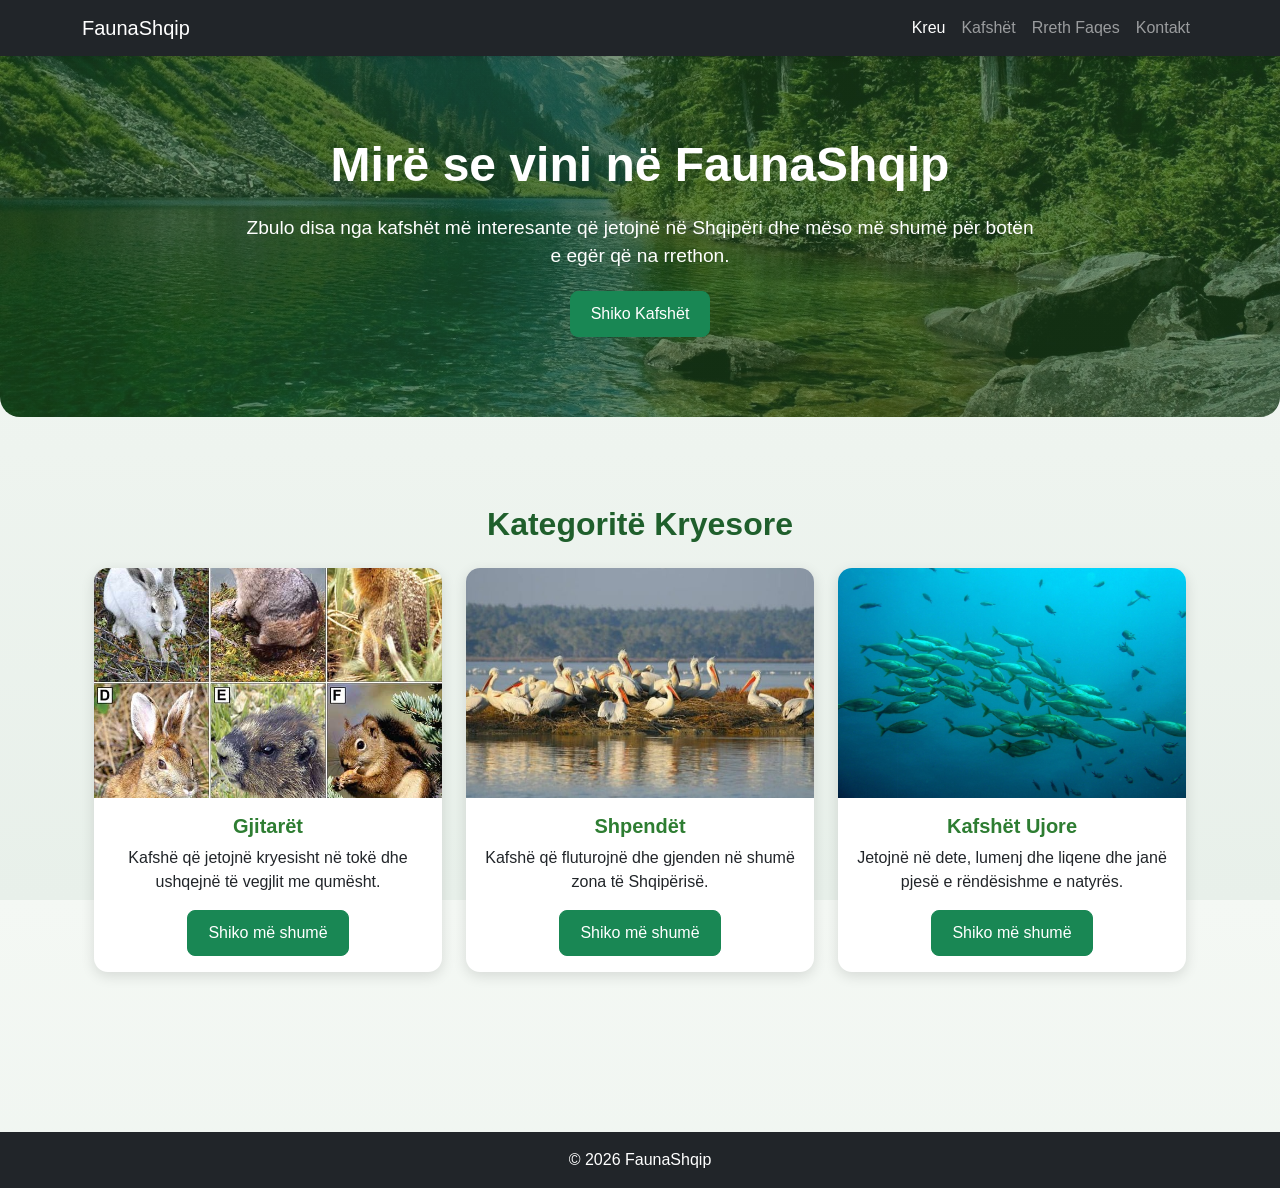
<file: index.html>
<!DOCTYPE html>
<html lang="sq">
<head>
    <meta charset="UTF-8">
    <meta name="viewport" content="width=device-width, initial-scale=1.0">
    <title>FaunaShqip - Kreu</title>

    <link href="https://cdn.jsdelivr.net/npm/bootstrap@5.3.0/dist/css/bootstrap.min.css" rel="stylesheet">
    <link rel="stylesheet" href="styles/style.css">
</head>
<body>

    <nav class="navbar navbar-expand-lg navbar-dark bg-dark">
        <div class="container">
            <a class="navbar-brand" href="index.html">FaunaShqip</a>

            <button class="navbar-toggler" type="button" data-bs-toggle="collapse" data-bs-target="#menu">
                <span class="navbar-toggler-icon"></span>
            </button>

            <div class="collapse navbar-collapse" id="menu">
                <ul class="navbar-nav ms-auto">
                    <li class="nav-item">
                        <a class="nav-link active" href="index.html">Kreu</a>
                    </li>
                    <li class="nav-item">
                        <a class="nav-link" href="animals.html">Kafshët</a>
                    </li>
                    <li class="nav-item">
                        <a class="nav-link" href="about.html">Rreth Faqes</a>
                    </li>
                    <li class="nav-item">
                        <a class="nav-link" href="contact.html">Kontakt</a>
                    </li>
                </ul>
            </div>
        </div>
    </nav>

    <header>
    <div class="container">
        <h1>Mirë se vini në FaunaShqip</h1>
        <p>
            Zbulo disa nga kafshët më interesante që jetojnë në Shqipëri dhe mëso
            më shumë për botën e egër që na rrethon.
        </p>
        <a href="animals.html" class="btn btn-success">Shiko Kafshët</a>
    </div>
</header>

    <main class="container mb-5">
<section class="container my-5">
    <h2 class="text-center mb-4">Kategoritë Kryesore</h2>

    <div class="row">

        <div class="col-md-4 mb-4">
            <div class="card h-100">
                <img src="images/gjitaret.jpg" class="card-img-top" alt="Gjitarët">
                <div class="card-body text-center">
                    <h5 class="card-title">Gjitarët</h5>
                    <p class="card-text">
                        Kafshë që jetojnë kryesisht në tokë dhe ushqejnë të vegjlit me qumësht.
                    </p>
                    <a href="gjitaret.html" class="btn btn-success">Shiko më shumë</a>
                </div>
            </div>
        </div>

        <div class="col-md-4 mb-4">
            <div class="card h-100">
                <img src="images/shpendet.jpg" class="card-img-top" alt="Shpendët">
                <div class="card-body text-center">
                    <h5 class="card-title">Shpendët</h5>
                    <p class="card-text">
                        Kafshë që fluturojnë dhe gjenden në shumë zona të Shqipërisë.
                    </p>
                    <a href="shpendet.html" class="btn btn-success">Shiko më shumë</a>
                </div>
            </div>
        </div>

        <div class="col-md-4 mb-4">
            <div class="card h-100">
                <img src="images/ujore.jpg" class="card-img-top" alt="Kafshët ujore">
                <div class="card-body text-center">
                    <h5 class="card-title">Kafshët Ujore</h5>
                    <p class="card-text">
                        Jetojnë në dete, lumenj dhe liqene dhe janë pjesë e rëndësishme e natyrës.
                    </p>
                    <a href="ujore.html" class="btn btn-success">Shiko më shumë</a>
                </div>
            </div>
        </div>

    </div>
    </main>

    <footer class="bg-dark text-white text-center p-3">
        <p class="mb-0">© 2026 FaunaShqip </p>
    </footer>

    <script src="https://cdn.jsdelivr.net/npm/bootstrap@5.3.0/dist/js/bootstrap.bundle.min.js"></script>
</body>
</html>
</file>
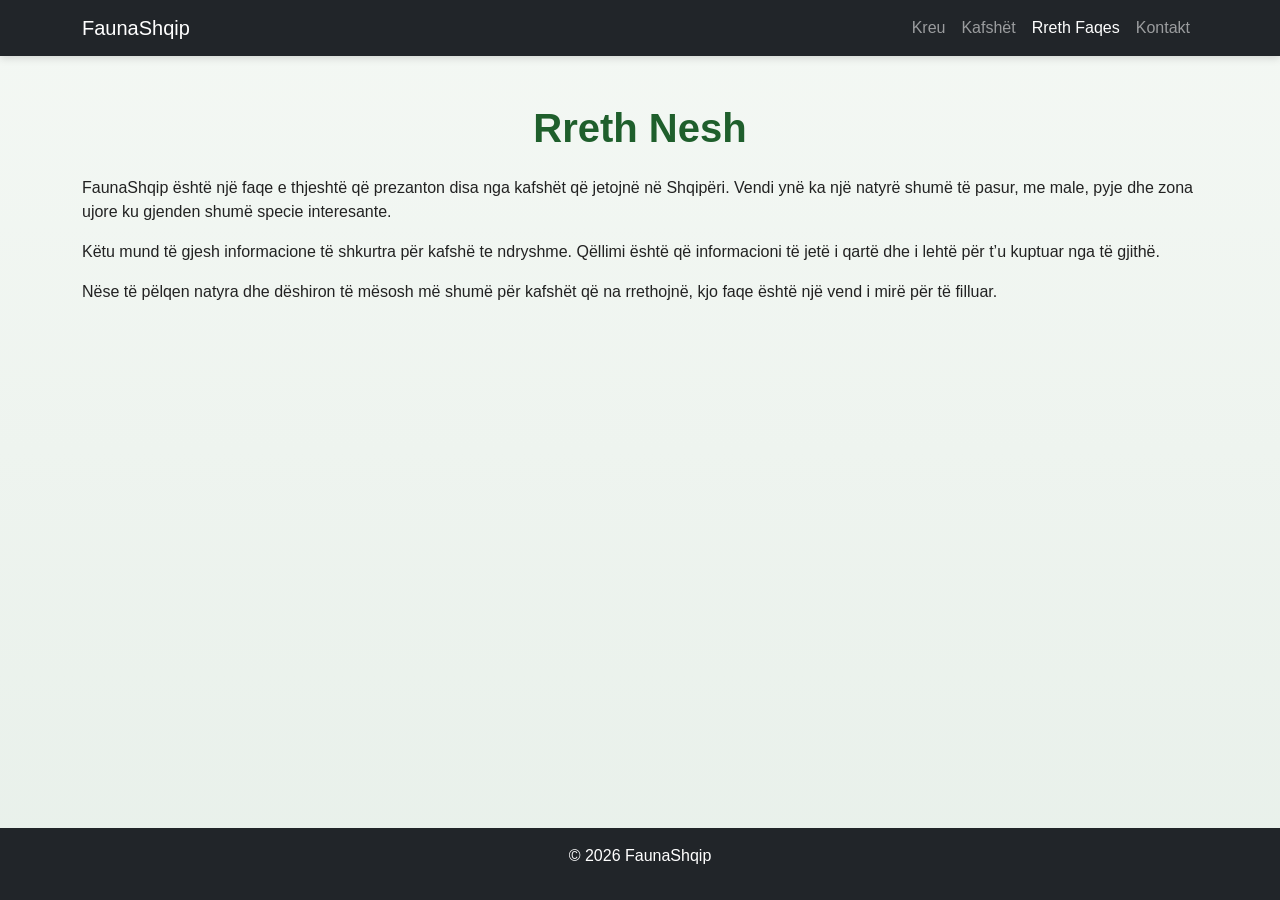
<file: about.html>
<!DOCTYPE html>
<html lang="sq">
<head>
    <meta charset="UTF-8">
    <meta name="viewport" content="width=device-width, initial-scale=1.0">
    <title>Rreth Nesh - FaunaShqip</title>

    <link href="https://cdn.jsdelivr.net/npm/bootstrap@5.3.0/dist/css/bootstrap.min.css" rel="stylesheet">
    <link rel="stylesheet" href="styles/style.css">
</head>
<body>

<nav class="navbar navbar-expand-lg navbar-dark bg-dark">
    <div class="container">
        <a class="navbar-brand" href="index.html">FaunaShqip</a>

        <button class="navbar-toggler" type="button" data-bs-toggle="collapse" data-bs-target="#menu">
            <span class="navbar-toggler-icon"></span>
        </button>

        <div class="collapse navbar-collapse" id="menu">
            <ul class="navbar-nav ms-auto">
                <li class="nav-item"><a class="nav-link" href="index.html">Kreu</a></li>
                <li class="nav-item"><a class="nav-link" href="animals.html">Kafshët</a></li>
                <li class="nav-item"><a class="nav-link active" href="about.html">Rreth Faqes</a></li>
                <li class="nav-item"><a class="nav-link" href="contact.html">Kontakt</a></li>
            </ul>
        </div>
    </div>
</nav>

<main class="container my-5">
    <h1 class="text-center mb-4">Rreth Nesh</h1>

    <p>
        FaunaShqip është një faqe e thjeshtë që prezanton disa nga kafshët që jetojnë
        në Shqipëri. Vendi ynë ka një natyrë shumë të pasur, me male, pyje dhe zona
        ujore ku gjenden shumë specie interesante.
    </p>

    <p>
        Këtu mund të gjesh informacione të shkurtra për kafshë te ndryshme. Qëllimi është që informacioni të jetë i
        qartë dhe i lehtë për t’u kuptuar nga të gjithë.
    </p>

    <p>
        Nëse të pëlqen natyra dhe dëshiron të mësosh më shumë për kafshët që na
        rrethojnë, kjo faqe është një vend i mirë për të filluar.
    </p>
</main>

<footer class="bg-dark text-white text-center p-3">
    <p>© 2026 FaunaShqip</p>
</footer>

<script src="https://cdn.jsdelivr.net/npm/bootstrap@5.3.0/dist/js/bootstrap.bundle.min.js"></script>

</body>
</html>
</file>
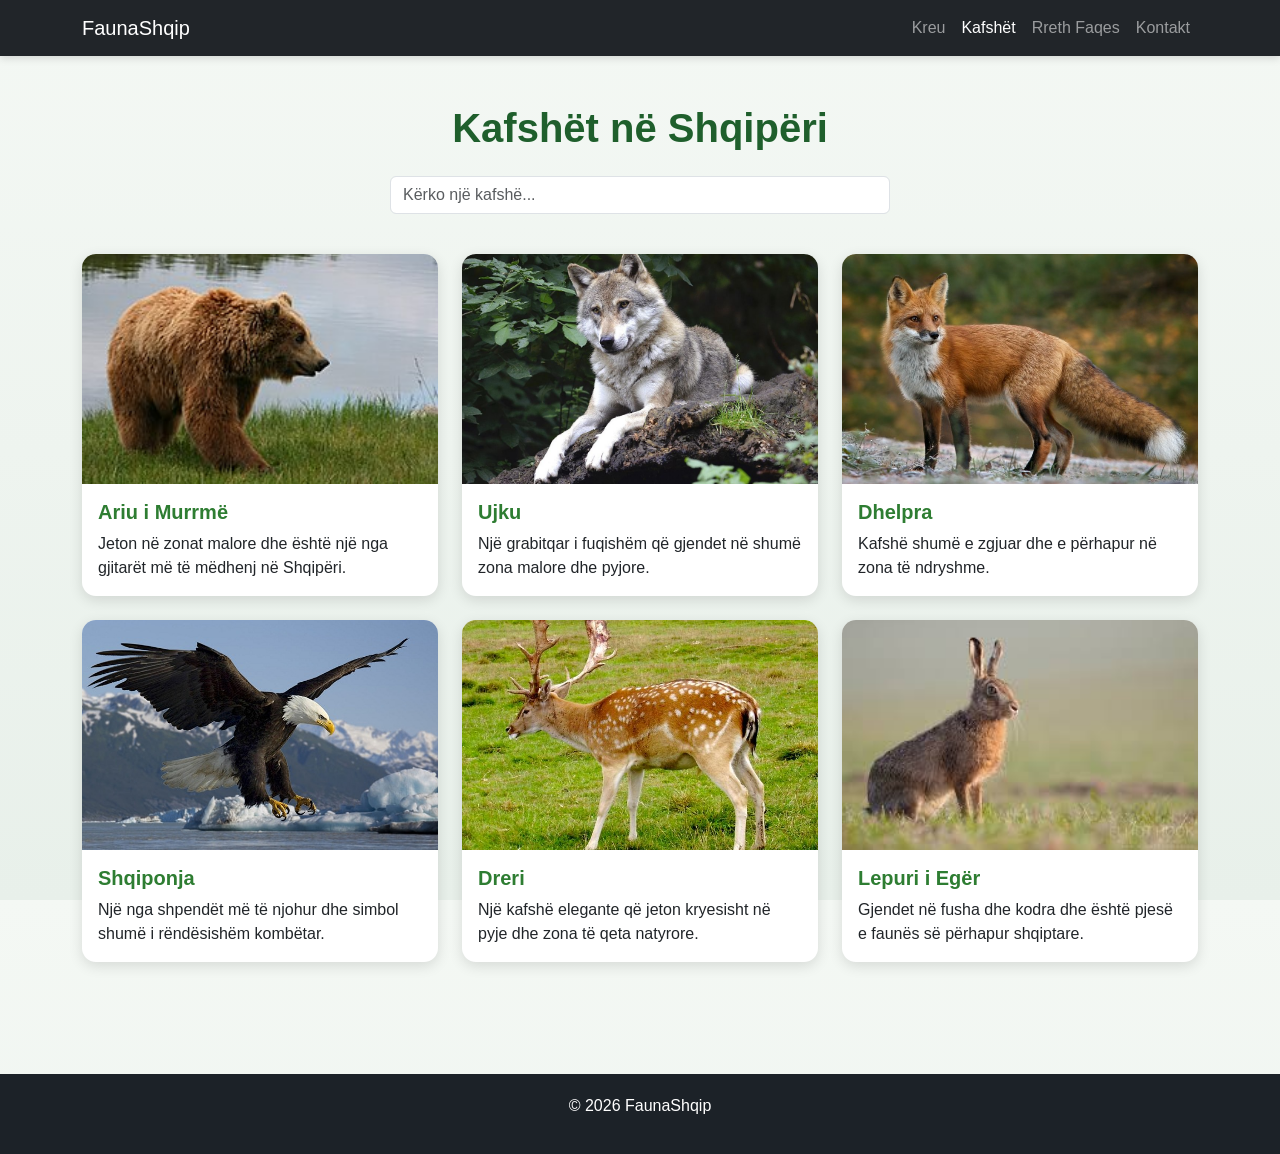
<file: animals.html>
<!DOCTYPE html>
<html lang="sq">
<head>
    <meta charset="UTF-8">
    <meta name="viewport" content="width=device-width, initial-scale=1.0">
    <title>Kafshët - FaunaShqip</title>

    <link href="https://cdn.jsdelivr.net/npm/bootstrap@5.3.0/dist/css/bootstrap.min.css" rel="stylesheet">
    <link rel="stylesheet" href="styles/style.css">
</head>
<body>

<nav class="navbar navbar-expand-lg navbar-dark bg-dark">
    <div class="container">
        <a class="navbar-brand" href="index.html">FaunaShqip</a>

        <button class="navbar-toggler" type="button" data-bs-toggle="collapse" data-bs-target="#menu">
            <span class="navbar-toggler-icon"></span>
        </button>

        <div class="collapse navbar-collapse" id="menu">
            <ul class="navbar-nav ms-auto">
                <li class="nav-item"><a class="nav-link" href="index.html">Kreu</a></li>
                <li class="nav-item"><a class="nav-link active" href="animals.html">Kafshët</a></li>
                <li class="nav-item"><a class="nav-link" href="about.html">Rreth Faqes</a></li>
                <li class="nav-item"><a class="nav-link" href="contact.html">Kontakt</a></li>
            </ul>
        </div>
    </div>
</nav>

<main class="container my-5">
    <h1 class="text-center mb-4">Kafshët në Shqipëri</h1>

    <div class="search-box">
        <input type="text" id="searchInput" class="form-control" placeholder="Kërko një kafshë...">
    </div>

    <div class="row" id="animalList">

        <div class="col-md-4 mb-4 animal-card">
            <div class="card h-100">
                <img src="images/ariu.jpg" class="card-img-top" alt="Ariu i Murrmë">
                <div class="card-body">
                    <h5 class="card-title">Ariu i Murrmë</h5>
                    <p class="card-text">
                        Jeton në zonat malore dhe është një nga gjitarët më të mëdhenj në Shqipëri.
                    </p>
                </div>
            </div>
        </div>

        <div class="col-md-4 mb-4 animal-card">
            <div class="card h-100">
                <img src="images/ujku.jpg" class="card-img-top" alt="Ujku">
                <div class="card-body">
                    <h5 class="card-title">Ujku</h5>
                    <p class="card-text">
                        Një grabitqar i fuqishëm që gjendet në shumë zona malore dhe pyjore.
                    </p>
                </div>
            </div>
        </div>

        <div class="col-md-4 mb-4 animal-card">
            <div class="card h-100">
                <img src="images/dhelpra.jpg" class="card-img-top" alt="Dhelpra">
                <div class="card-body">
                    <h5 class="card-title">Dhelpra</h5>
                    <p class="card-text">
                        Kafshë shumë e zgjuar dhe e përhapur në zona të ndryshme.
                    </p>
                </div>
            </div>
        </div>

        <div class="col-md-4 mb-4 animal-card">
            <div class="card h-100">
                <img src="images/shqiponja.jpg" class="card-img-top" alt="Shqiponja">
                <div class="card-body">
                    <h5 class="card-title">Shqiponja</h5>
                    <p class="card-text">
                        Një nga shpendët më të njohur dhe simbol shumë i rëndësishëm kombëtar.
                    </p>
                </div>
            </div>
        </div>

        <div class="col-md-4 mb-4 animal-card">
            <div class="card h-100">
                <img src="images/dreri.jpg" class="card-img-top" alt="Dreri">
                <div class="card-body">
                    <h5 class="card-title">Dreri</h5>
                    <p class="card-text">
                        Një kafshë elegante që jeton kryesisht në pyje dhe zona të qeta natyrore.
                    </p>
                </div>
            </div>
        </div>

        <div class="col-md-4 mb-4 animal-card">
            <div class="card h-100">
                <img src="images/lepur.jpg" class="card-img-top" alt="Lepuri i egër">
                <div class="card-body">
                    <h5 class="card-title">Lepuri i Egër</h5>
                    <p class="card-text">
                        Gjendet në fusha dhe kodra dhe është pjesë e faunës së përhapur shqiptare.
                    </p>
                </div>
            </div>
        </div>

    </div>
</main>

<footer>
    <p>© 2026 FaunaShqip</p>
</footer>

<script>
    const searchInput = document.getElementById("searchInput");
    const animalCards = document.querySelectorAll(".animal-card");

    searchInput.addEventListener("keyup", function () {
        const value = this.value.toLowerCase();

        animalCards.forEach(card => {
            const text = card.innerText.toLowerCase();
            if (text.includes(value)) {
                card.style.display = "block";
            } else {
                card.style.display = "none";
            }
        });
    });
</script>

<script src="https://cdn.jsdelivr.net/npm/bootstrap@5.3.0/dist/js/bootstrap.bundle.min.js"></script>

</body>
</html>
</file>
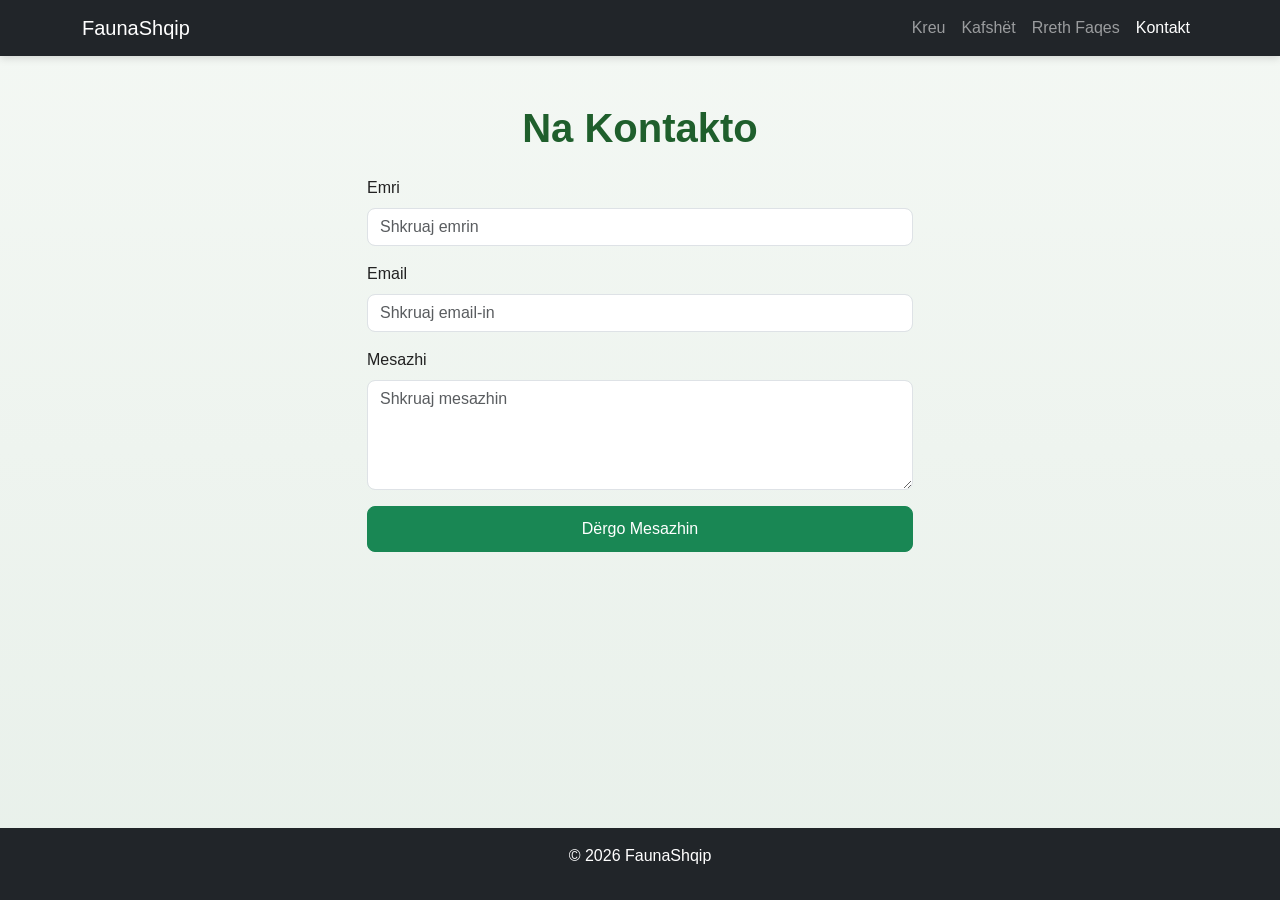
<file: contact.html>
<!DOCTYPE html>
<html lang="sq">
<head>
    <meta charset="UTF-8">
    <meta name="viewport" content="width=device-width, initial-scale=1.0">
    <title>Kontakt - FaunaShqip</title>

    <link href="https://cdn.jsdelivr.net/npm/bootstrap@5.3.0/dist/css/bootstrap.min.css" rel="stylesheet">
    <link rel="stylesheet" href="styles/style.css">
</head>
<body>

<nav class="navbar navbar-expand-lg navbar-dark bg-dark">
    <div class="container">
        <a class="navbar-brand" href="index.html">FaunaShqip</a>

        <button class="navbar-toggler" type="button" data-bs-toggle="collapse" data-bs-target="#menu">
            <span class="navbar-toggler-icon"></span>
        </button>

        <div class="collapse navbar-collapse" id="menu">
            <ul class="navbar-nav ms-auto">
                <li class="nav-item"><a class="nav-link" href="index.html">Kreu</a></li>
                <li class="nav-item"><a class="nav-link" href="animals.html">Kafshët</a></li>
                <li class="nav-item"><a class="nav-link" href="about.html">Rreth Faqes</a></li>
                <li class="nav-item"><a class="nav-link active" href="contact.html">Kontakt</a></li>
            </ul>
        </div>
    </div>
</nav>

<main class="container my-5">
    <h1 class="text-center mb-4">Na Kontakto</h1>

    <div class="row justify-content-center">
        <div class="col-md-6">

            <form>
                <div class="mb-3">
                    <label class="form-label">Emri</label>
                    <input type="text" class="form-control" placeholder="Shkruaj emrin">
                </div>

                <div class="mb-3">
                    <label class="form-label">Email</label>
                    <input type="email" class="form-control" placeholder="Shkruaj email-in">
                </div>

                <div class="mb-3">
                    <label class="form-label">Mesazhi</label>
                    <textarea class="form-control" rows="4" placeholder="Shkruaj mesazhin"></textarea>
                </div>

                <button type="submit" class="btn btn-success w-100">
                    Dërgo Mesazhin
                </button>
            </form>

        </div>
    </div>
</main>

<footer class="bg-dark text-white text-center p-3">
    <p>© 2026 FaunaShqip</p>
</footer>

<script src="https://cdn.jsdelivr.net/npm/bootstrap@5.3.0/dist/js/bootstrap.bundle.min.js"></script>

</body>
</html>
</file>
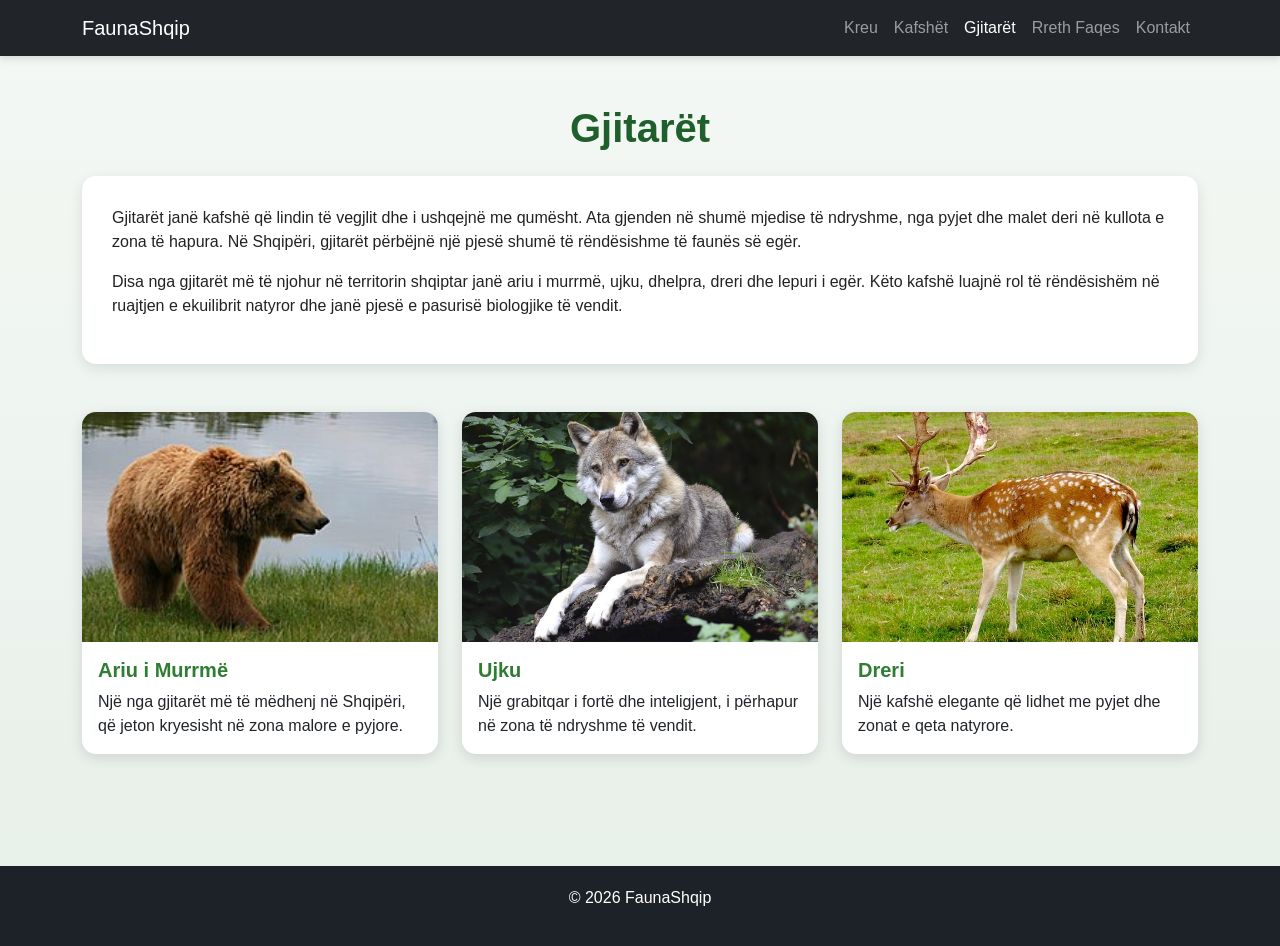
<file: gjitaret.html>
<!DOCTYPE html>
<html lang="sq">
<head>
    <meta charset="UTF-8">
    <meta name="viewport" content="width=device-width, initial-scale=1.0">
    <title>Gjitarët - FaunaShqip</title>
    <link href="https://cdn.jsdelivr.net/npm/bootstrap@5.3.0/dist/css/bootstrap.min.css" rel="stylesheet">
    <link rel="stylesheet" href="styles/style.css">
</head>
<body>

<nav class="navbar navbar-expand-lg navbar-dark bg-dark">
    <div class="container">
        <a class="navbar-brand" href="index.html">FaunaShqip</a>
        <button class="navbar-toggler" type="button" data-bs-toggle="collapse" data-bs-target="#menu">
            <span class="navbar-toggler-icon"></span>
        </button>

        <div class="collapse navbar-collapse" id="menu">
            <ul class="navbar-nav ms-auto">
                <li class="nav-item"><a class="nav-link" href="index.html">Kreu</a></li>
                <li class="nav-item"><a class="nav-link" href="animals.html">Kafshët</a></li>
                <li class="nav-item"><a class="nav-link active" href="gjitaret.html">Gjitarët</a></li>
                <li class="nav-item"><a class="nav-link" href="about.html">Rreth Faqes</a></li>
                <li class="nav-item"><a class="nav-link" href="contact.html">Kontakt</a></li>
            </ul>
        </div>
    </div>
</nav>

<main class="container my-5">
    <h1 class="text-center mb-4">Gjitarët</h1>

    <div class="about-box mb-5">
        <p>
            Gjitarët janë kafshë që lindin të vegjlit dhe i ushqejnë me qumësht.
            Ata gjenden në shumë mjedise të ndryshme, nga pyjet dhe malet deri në
            kullota e zona të hapura. Në Shqipëri, gjitarët përbëjnë një pjesë shumë
            të rëndësishme të faunës së egër.
        </p>

        <p>
            Disa nga gjitarët më të njohur në territorin shqiptar janë ariu i murrmë,
            ujku, dhelpra, dreri dhe lepuri i egër. Këto kafshë luajnë rol të rëndësishëm
            në ruajtjen e ekuilibrit natyror dhe janë pjesë e pasurisë biologjike të vendit.
        </p>
    </div>

    <div class="row">
        <div class="col-md-4 mb-4">
            <div class="card h-100">
                <img src="images/ariu.jpg" class="card-img-top" alt="Ariu i Murrmë">
                <div class="card-body">
                    <h5 class="card-title">Ariu i Murrmë</h5>
                    <p class="card-text">
                        Një nga gjitarët më të mëdhenj në Shqipëri, që jeton kryesisht në zona malore e pyjore.
                    </p>
                </div>
            </div>
        </div>

        <div class="col-md-4 mb-4">
            <div class="card h-100">
                <img src="images/ujku.jpg" class="card-img-top" alt="Ujku">
                <div class="card-body">
                    <h5 class="card-title">Ujku</h5>
                    <p class="card-text">
                        Një grabitqar i fortë dhe inteligjent, i përhapur në zona të ndryshme të vendit.
                    </p>
                </div>
            </div>
        </div>

        <div class="col-md-4 mb-4">
            <div class="card h-100">
                <img src="images/dreri.jpg" class="card-img-top" alt="Dreri">
                <div class="card-body">
                    <h5 class="card-title">Dreri</h5>
                    <p class="card-text">
                        Një kafshë elegante që lidhet me pyjet dhe zonat e qeta natyrore.
                    </p>
                </div>
            </div>
        </div>
    </div>
</main>

<footer>
    <p>© 2026 FaunaShqip</p>
</footer>

<script src="https://cdn.jsdelivr.net/npm/bootstrap@5.3.0/dist/js/bootstrap.bundle.min.js"></script>
</body>
</html>
</file>
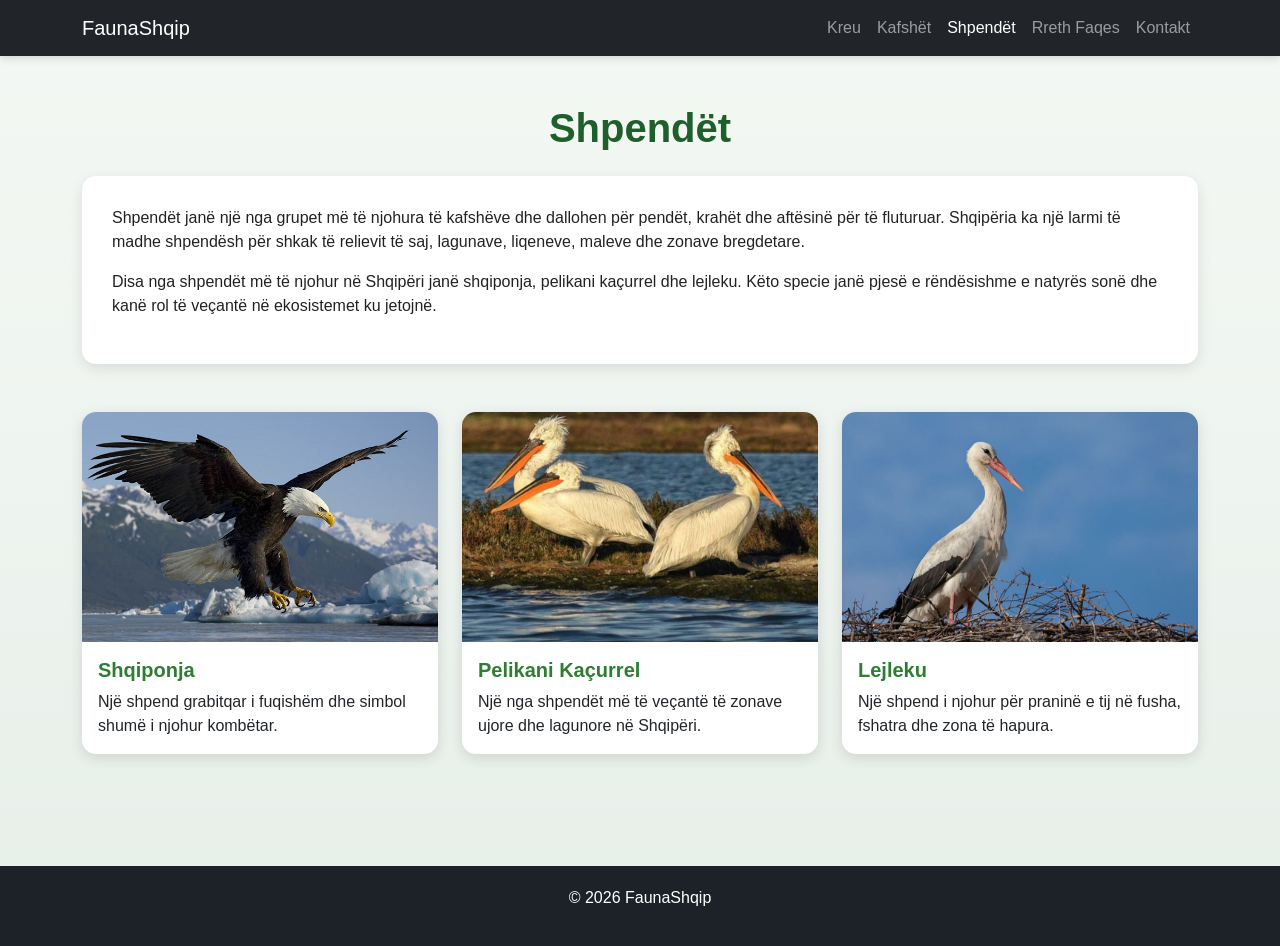
<file: shpendet.html>
<!DOCTYPE html>
<html lang="sq">
<head>
    <meta charset="UTF-8">
    <meta name="viewport" content="width=device-width, initial-scale=1.0">
    <title>Shpendët - FaunaShqip</title>
    <link href="https://cdn.jsdelivr.net/npm/bootstrap@5.3.0/dist/css/bootstrap.min.css" rel="stylesheet">
    <link rel="stylesheet" href="styles/style.css">
</head>
<body>

<nav class="navbar navbar-expand-lg navbar-dark bg-dark">
    <div class="container">
        <a class="navbar-brand" href="index.html">FaunaShqip</a>
        <button class="navbar-toggler" type="button" data-bs-toggle="collapse" data-bs-target="#menu">
            <span class="navbar-toggler-icon"></span>
        </button>

        <div class="collapse navbar-collapse" id="menu">
            <ul class="navbar-nav ms-auto">
                <li class="nav-item"><a class="nav-link" href="index.html">Kreu</a></li>
                <li class="nav-item"><a class="nav-link" href="animals.html">Kafshët</a></li>
                <li class="nav-item"><a class="nav-link active" href="shpendet.html">Shpendët</a></li>
                <li class="nav-item"><a class="nav-link" href="about.html">Rreth Faqes</a></li>
                <li class="nav-item"><a class="nav-link" href="contact.html">Kontakt</a></li>
            </ul>
        </div>
    </div>
</nav>

<main class="container my-5">
    <h1 class="text-center mb-4">Shpendët</h1>

    <div class="about-box mb-5">
        <p>
            Shpendët janë një nga grupet më të njohura të kafshëve dhe dallohen për
            pendët, krahët dhe aftësinë për të fluturuar. Shqipëria ka një larmi të madhe
            shpendësh për shkak të relievit të saj, lagunave, liqeneve, maleve dhe zonave bregdetare.
        </p>

        <p>
            Disa nga shpendët më të njohur në Shqipëri janë shqiponja, pelikani kaçurrel
            dhe lejleku. Këto specie janë pjesë e rëndësishme e natyrës sonë dhe kanë rol
            të veçantë në ekosistemet ku jetojnë.
        </p>
    </div>

    <div class="row">
        <div class="col-md-4 mb-4">
            <div class="card h-100">
                <img src="images/shqiponja.jpg" class="card-img-top" alt="Shqiponja">
                <div class="card-body">
                    <h5 class="card-title">Shqiponja</h5>
                    <p class="card-text">
                        Një shpend grabitqar i fuqishëm dhe simbol shumë i njohur kombëtar.
                    </p>
                </div>
            </div>
        </div>

        <div class="col-md-4 mb-4">
            <div class="card h-100">
                <img src="images/pelikani.jpg" class="card-img-top" alt="Pelikani Kaçurrel">
                <div class="card-body">
                    <h5 class="card-title">Pelikani Kaçurrel</h5>
                    <p class="card-text">
                        Një nga shpendët më të veçantë të zonave ujore dhe lagunore në Shqipëri.
                    </p>
                </div>
            </div>
        </div>

        <div class="col-md-4 mb-4">
            <div class="card h-100">
                <img src="images/lejleku.jpg" class="card-img-top" alt="Lejleku">
                <div class="card-body">
                    <h5 class="card-title">Lejleku</h5>
                    <p class="card-text">
                        Një shpend i njohur për praninë e tij në fusha, fshatra dhe zona të hapura.
                    </p>
                </div>
            </div>
        </div>
    </div>
</main>

<footer>
    <p>© 2026 FaunaShqip</p>
</footer>

<script src="https://cdn.jsdelivr.net/npm/bootstrap@5.3.0/dist/js/bootstrap.bundle.min.js"></script>
</body>
</html>
</file>
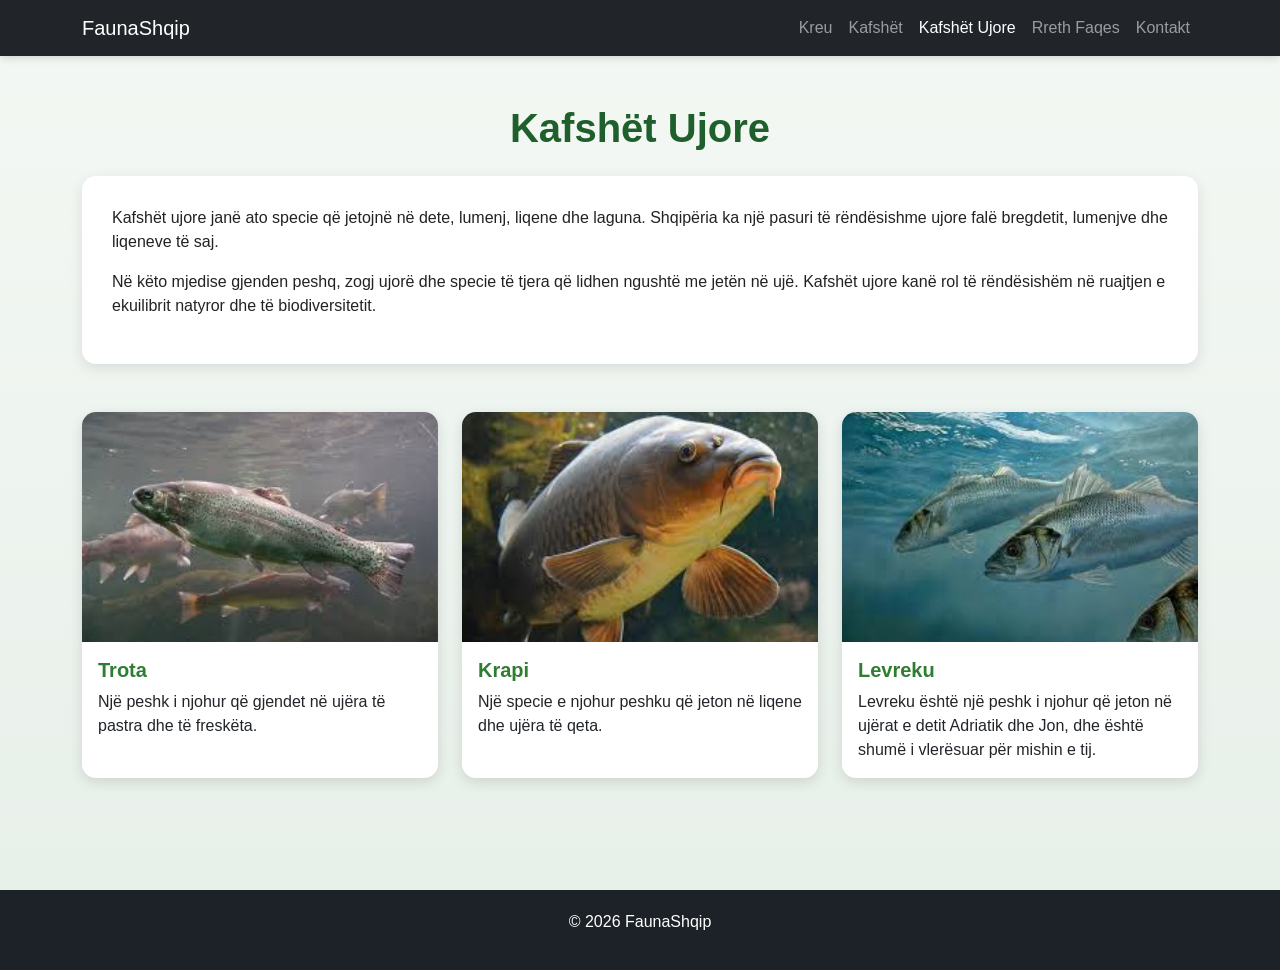
<file: ujore.html>
<!DOCTYPE html>
<html lang="sq">
<head>
    <meta charset="UTF-8">
    <meta name="viewport" content="width=device-width, initial-scale=1.0">
    <title>Kafshët Ujore - FaunaShqip</title>
    <link href="https://cdn.jsdelivr.net/npm/bootstrap@5.3.0/dist/css/bootstrap.min.css" rel="stylesheet">
    <link rel="stylesheet" href="styles/style.css">
</head>
<body>

<nav class="navbar navbar-expand-lg navbar-dark bg-dark">
    <div class="container">
        <a class="navbar-brand" href="index.html">FaunaShqip</a>
        <button class="navbar-toggler" type="button" data-bs-toggle="collapse" data-bs-target="#menu">
            <span class="navbar-toggler-icon"></span>
        </button>

        <div class="collapse navbar-collapse" id="menu">
            <ul class="navbar-nav ms-auto">
                <li class="nav-item"><a class="nav-link" href="index.html">Kreu</a></li>
                <li class="nav-item"><a class="nav-link" href="animals.html">Kafshët</a></li>
                <li class="nav-item"><a class="nav-link active" href="ujore.html">Kafshët Ujore</a></li>
                <li class="nav-item"><a class="nav-link" href="about.html">Rreth Faqes</a></li>
                <li class="nav-item"><a class="nav-link" href="contact.html">Kontakt</a></li>
            </ul>
        </div>
    </div>
</nav>

<main class="container my-5">
    <h1 class="text-center mb-4">Kafshët Ujore</h1>

    <div class="about-box mb-5">
        <p>
            Kafshët ujore janë ato specie që jetojnë në dete, lumenj, liqene dhe laguna.
            Shqipëria ka një pasuri të rëndësishme ujore falë bregdetit, lumenjve dhe liqeneve të saj.
        </p>

        <p>
            Në këto mjedise gjenden peshq, zogj ujorë dhe specie të tjera që lidhen ngushtë
            me jetën në ujë. Kafshët ujore kanë rol të rëndësishëm në ruajtjen e ekuilibrit
            natyror dhe të biodiversitetit.
        </p>
    </div>

    <div class="row">
        <div class="col-md-4 mb-4">
            <div class="card h-100">
                <img src="images/trota.jpg" class="card-img-top" alt="Trota">
                <div class="card-body">
                    <h5 class="card-title">Trota</h5>
                    <p class="card-text">
                        Një peshk i njohur që gjendet në ujëra të pastra dhe të freskëta.
                    </p>
                </div>
            </div>
        </div>

        <div class="col-md-4 mb-4">
            <div class="card h-100">
                <img src="images/krapi.jpg" class="card-img-top" alt="Krapi">
                <div class="card-body">
                    <h5 class="card-title">Krapi</h5>
                    <p class="card-text">
                        Një specie e njohur peshku që jeton në liqene dhe ujëra të qeta.
                    </p>
                </div>
            </div>
        </div>

        <div class="col-md-4 mb-4">
            <div class="card h-100">
                <img src="images/levrek.jpg" class="card-img-top" alt="Levrek">
                <div class="card-body">
                    <h5 class="card-title">Levreku</h5>
                    <p class="card-text">
                        Levreku është një peshk i njohur që jeton në ujërat e detit Adriatik dhe Jon, dhe është shumë i vlerësuar për mishin e tij.
                    </p>
                </div>
            </div>
        </div>
    </div>
</main>

<footer>
    <p>© 2026 FaunaShqip</p>
</footer>

<script src="https://cdn.jsdelivr.net/npm/bootstrap@5.3.0/dist/js/bootstrap.bundle.min.js"></script>
</body>
</html>
</file>
<file: styles/style.css>
html, body {
    height: 100%;
    margin: 0;
}

body {
    font-family: Arial, sans-serif;
    background: linear-gradient(to bottom, #f4f8f4, #e8f0ea);
    color: #222;
    display: flex;
    flex-direction: column;
}

main {
    flex: 1;
}

.navbar {
    box-shadow: 0 2px 8px rgba(0, 0, 0, 0.15);
}

header {
    background: linear-gradient(rgba(34, 85, 34, 0.55), rgba(34, 85, 34, 0.55)),
                url("../images/hero.jpg") center/cover no-repeat;
    color: white;
    padding: 80px 20px;
    border-radius: 0 0 20px 20px;
    text-align: center;
    margin-bottom: 40px;
}

header h1 {
    font-size: 3rem;
    font-weight: bold;
}

header p {
    font-size: 1.2rem;
    max-width: 800px;
    margin: 20px auto;
}

section h2,
main h1 {
    color: #1f5f2c;
    font-weight: bold;
}

.card {
    border: none;
    border-radius: 14px;
    overflow: hidden;
    box-shadow: 0 4px 14px rgba(0, 0, 0, 0.12);
    transition: transform 0.3s ease, box-shadow 0.3s ease;
    background-color: white;
}

.card:hover {
    transform: translateY(-6px);
    box-shadow: 0 8px 20px rgba(0, 0, 0, 0.18);
}

.card img {
    height: 230px;
    object-fit: cover;
}

.card-title {
    color: #2e7d32;
    font-weight: bold;
}

.btn-success,
.btn-primary {
    border-radius: 8px;
    padding: 10px 20px;
}

.search-box {
    max-width: 500px;
    margin: 0 auto 40px auto;
}

.about-box,
.contact-box {
    background-color: white;

    padding: 30px;
    border-radius: 14px;
    box-shadow: 0 4px 14px rgba(0, 0, 0, 0.1);
}

footer {
    background-color: #1c2228;
    color: white;
    text-align: center;
    padding: 20px;
    margin-top: 40px;
}

form input,
form textarea {
    border-radius: 8px !important;
}
</file>
